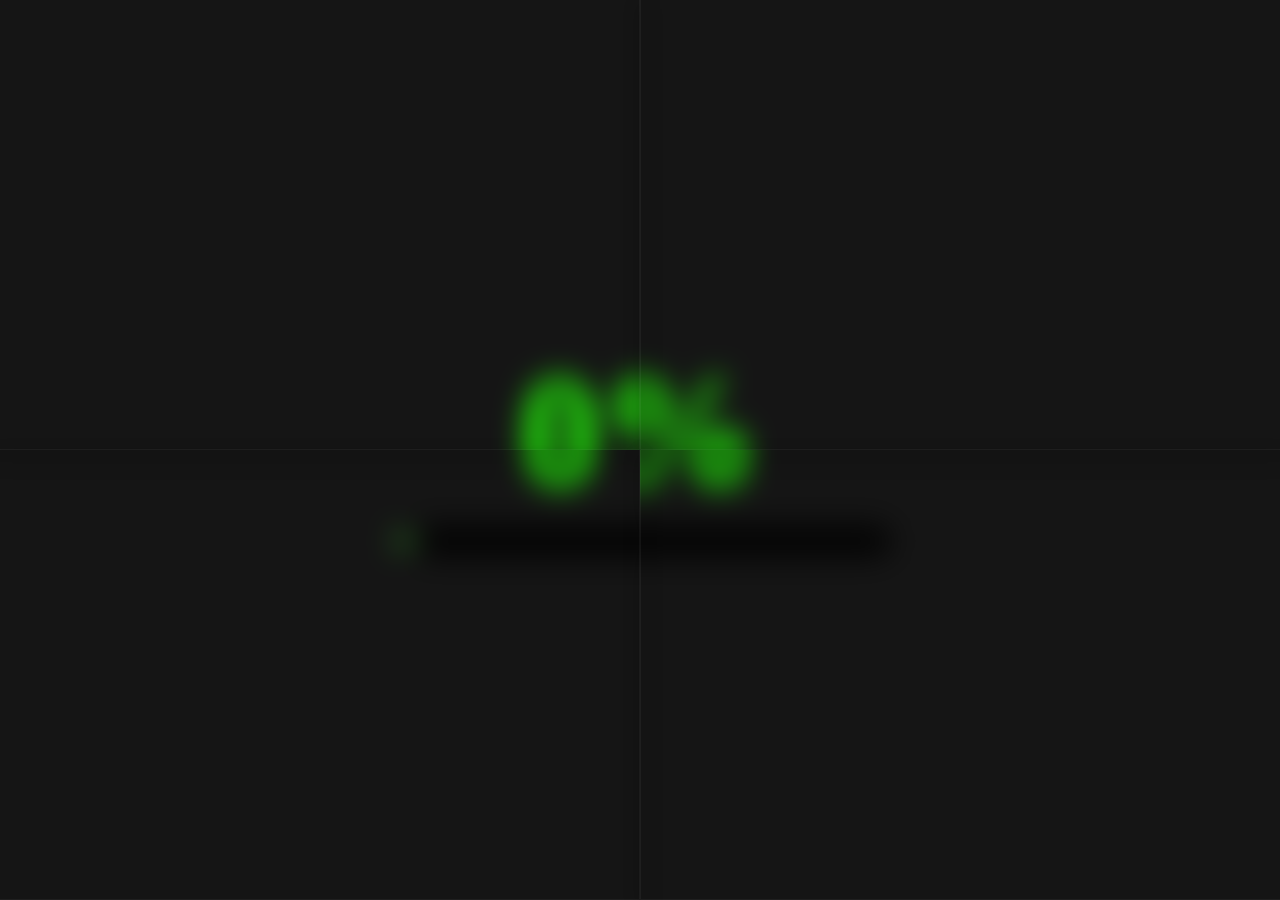
<file: hendler_transform_css_/index.html>
<!DOCTYPE html>
<html lang="ru">

<head>
    <meta charset="UTF-8">
    <meta http-equiv="X-UA-Compatible" content="IE=edge">
    <meta name="viewport" content="width=device-width, initial-scale=1.0">

    <link rel="stylesheet" href="index.css">
    <title>Hendler Change CSS</title>
    <script src="index.js" defer></script>
</head>

<body>
    <section>
        <div class="">
            <h2 id="rangeValue">0</h2>
            <div id="fillRangeTopLeft"></div>
            <div id="fillRangeTopRight"></div>
            <div id="fillRangeBottomLeft"></div>
            <div id="fillRangeBottomRight"></div>
            <input type="range" class="range" value="0" min="0" max="100" onmousemove="rangeSlider(value)"
                onchange="rangeSlider(value)">
        </div>

    </section>
</body>

</html>
</file>
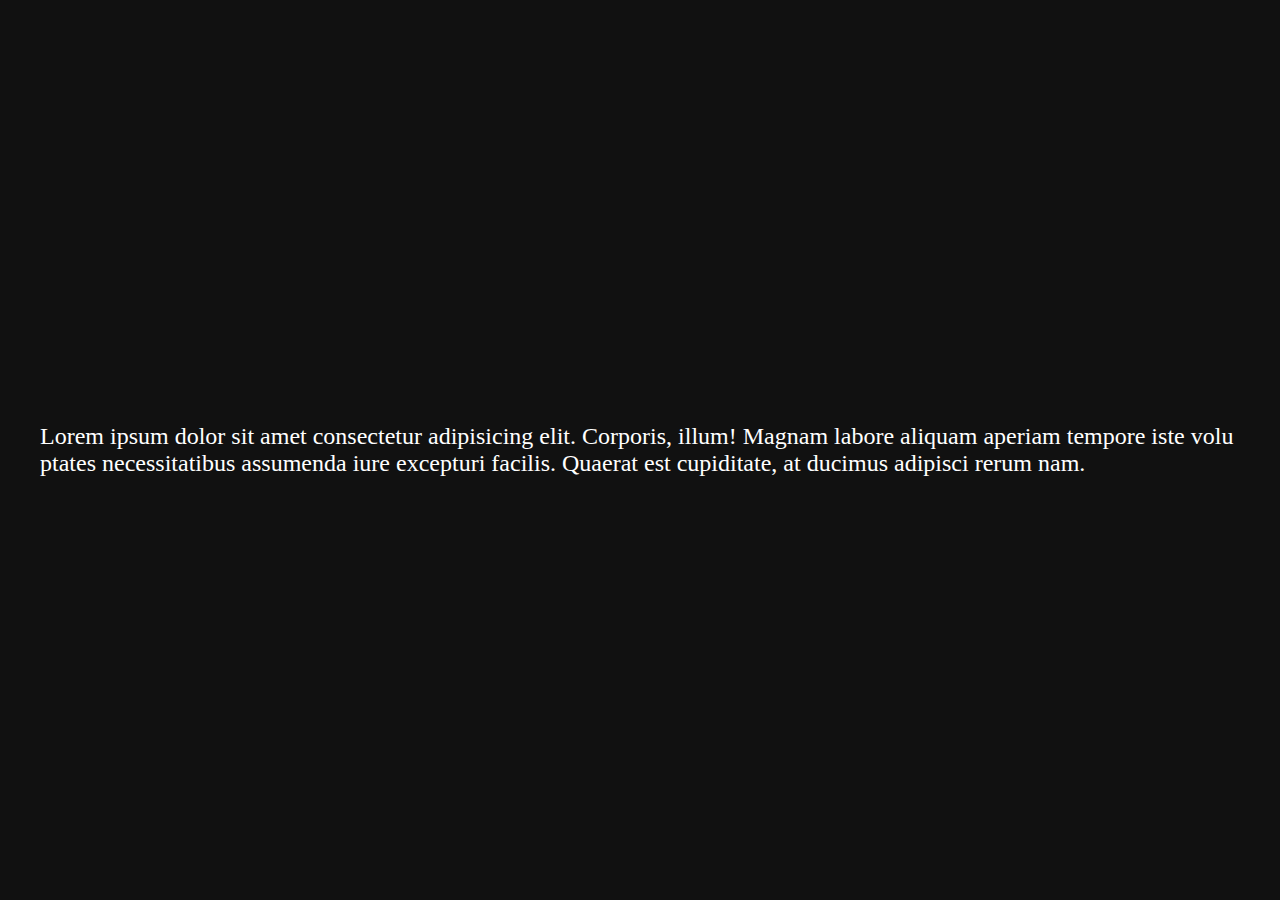
<file: smoke_text_js/index.html>
<!DOCTYPE html>
<html lang="ru">

<head>
    <meta charset="UTF-8">
    <meta http-equiv="X-UA-Compatible" content="IE=edge">
    <meta name="viewport" content="width=device-width, initial-scale=1.0">

    <link rel="stylesheet" href="index.css">
    <title>Smoke Text| js</title>

    <script src="index.js" defer></script>
</head>

<body>
    <section>
        <p class="text">
            Lorem ipsum dolor sit amet consectetur adipisicing elit. Corporis, illum! Magnam labore aliquam aperiam
            tempore
            iste voluptates necessitatibus assumenda iure excepturi facilis. Quaerat est cupiditate, at ducimus adipisci
            rerum nam.
        </p>
    </section>

</body>

</html>
</file>
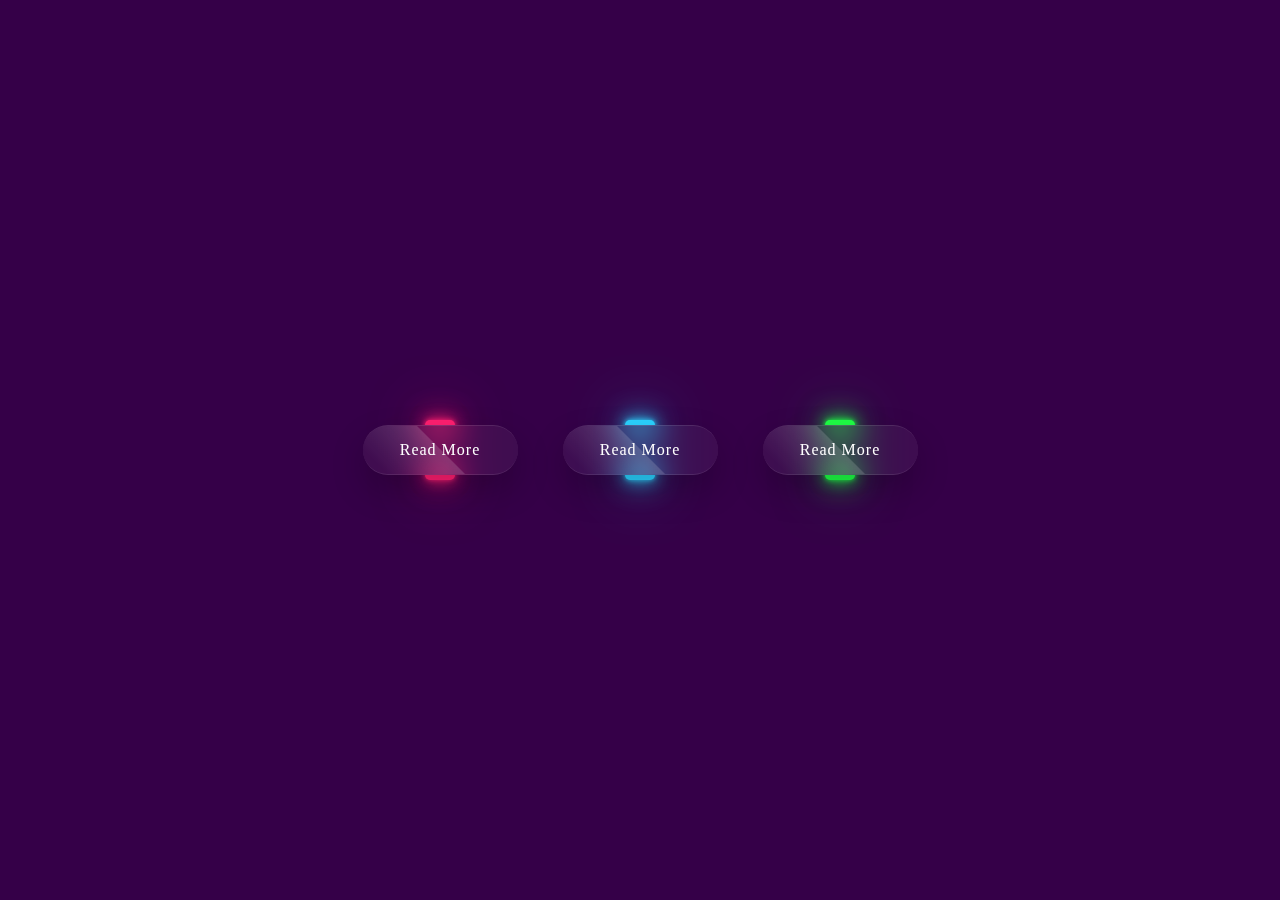
<file: btn/btn_glasses/index.html>
<!DOCTYPE html>
<html lang="ru">

<head>
    <meta charset="UTF-8">
    <meta http-equiv="X-UA-Compatible" content="IE=edge">
    <meta name="viewport" content="width=device-width, initial-scale=1.0">

    <link rel="stylesheet" href="index.css">
    <title>GlassBTN</title>
</head>

<body>
    <div class="conteiner">
        <div class="btn"><a href="#">Read More</a></div>
        <div class="btn"><a href="#">Read More</a></div>
        <div class="btn"><a href="#">Read More</a></div>
    </div>

</body>

</html>
</file>
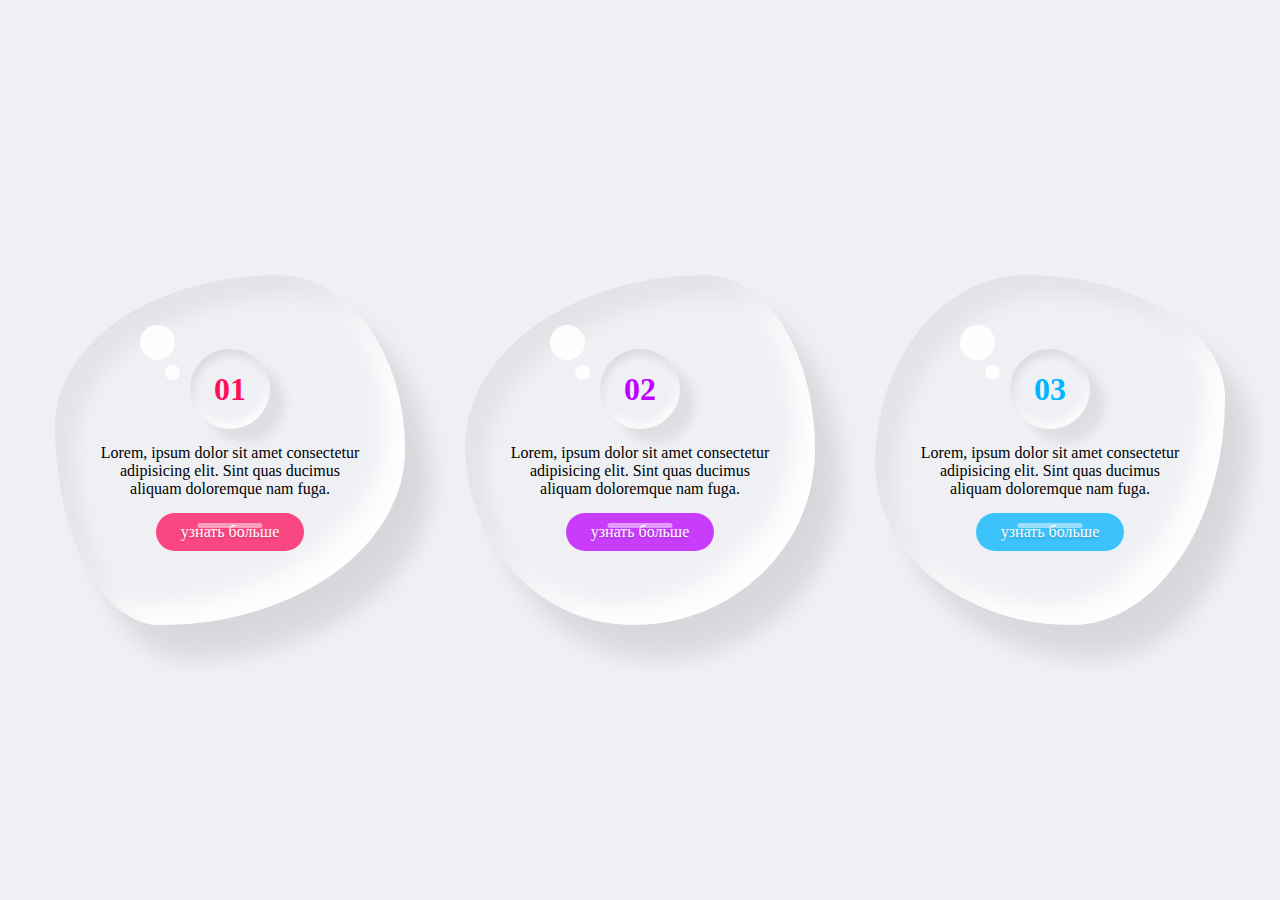
<file: card/card_bumble/item.html>
<!DOCTYPE html>
<html lang="ru">

<head>
    <meta charset="UTF-8">
    <meta http-equiv="X-UA-Compatible" content="IE=edge">
    <meta name="viewport" content="width=device-width, initial-scale=1.0">
    <link rel="stylesheet" href="item.css">
    <title>Document</title>
</head>

<body>
    <div class="conteiner">
        <div class="drop" style="--clr: #ff0f5b">
            <div class="content">
                <h2>01</h2>
                <p>Lorem, ipsum dolor sit amet consectetur adipisicing elit. Sint quas ducimus aliquam doloremque nam
                    fuga.</p>
                <a href="#">узнать больше</a>
            </div>
        </div>
        <div class="drop" style="--clr:#be01fe">
            <div class="content">
                <h2>02</h2>
                <p>Lorem, ipsum dolor sit amet consectetur adipisicing elit. Sint quas ducimus aliquam doloremque nam
                    fuga.</p>
                <a href="#">узнать больше</a>
            </div>
        </div>
        <div class="drop" style="--clr:#01b4ff">
            <div class="content">
                <h2>03</h2>
                <p>Lorem, ipsum dolor sit amet consectetur adipisicing elit. Sint quas ducimus aliquam doloremque nam
                    fuga.</p>
                <a href="#">узнать больше</a>
            </div>
        </div>
    </div>
</body>

</html>
</file>
<file: hendler_transform_css_/index.css>
* {
    margin: 0;
    padding: 0;
}

section {
    display: flex;
    justify-content: center;
    align-items: center;
    min-height: 100vh;
    box-sizing: border-box;
    background: #151515;
}

div {
    position: relative;
}

#rangeValue {
    position: relative;
    box-sizing: border-box;
    display: block;
    font-size: 10em;
    color: #22ff08;
    font-weight: 800;
    z-index: 1;
    text-align: center;
}

#rangeValue::after {
    content: '%';
}

.range {
    position: relative;
    width: 500px;
    height: 30px;
    background: rgba(0, 0, 0, .8);
    appearance: none;
    outline: none;
    border-radius: 30px;
    border: 2px solid #000;
    box-shadow: 0 0 0 2px #151515, inset 0 0 5px #151515;
    z-index: 1;
    overflow: hidden;
}

.range::-webkit-slider-thumb {
    appearance: none;
    width: 30px;
    height: 30px;
    background: #22ff08;
    cursor: pointer;
    border: 10px solid #222;
    border-radius: 50%;
    box-shadow: -415px 0 0 400px #22ff08;
}

#fillRangeTopLeft {
    position: fixed;
    left: 0;
    top: 0;
    width: 50%;
    height: 50%;
    z-index: 2;
    box-shadow: 0 5px 15px rgba(0, 0, 0, .25);
    border-right: 1px solid rgba(255, 255, 255, .05);
    border-bottom: 1px solid rgba(255, 255, 255, .05);
    pointer-events: none;
    box-sizing: border-box;
    backdrop-filter: blur(15px);
}

#fillRangeTopRight {
    position: fixed;
    right: 0;
    top: 0;
    width: 50%;
    height: 50%;
    z-index: 2;
    box-shadow: 0 5px 15px rgba(0, 0, 0, .25);
    border-left: 1px solid rgba(255, 255, 255, .05);
    border-bottom: 1px solid rgba(255, 255, 255, .05);
    pointer-events: none;
    box-sizing: border-box;
    backdrop-filter: blur(15px);
}

#fillRangeBottomLeft {
    position: fixed;
    left: 0;
    bottom: 0;
    width: 50%;
    height: 50%;
    z-index: 2;
    box-shadow: 0 5px 15px rgba(0, 0, 0, .25);
    border-right: 1px solid rgba(255, 255, 255, .05);
    border-bottom: 1px solid rgba(255, 255, 255, .05);
    pointer-events: none;
    box-sizing: border-box;
    backdrop-filter: blur(15px);
}

#fillRangeBottomRight {
    position: fixed;
    right: 0;
    bottom: 0;
    width: 50%;
    height: 50%;
    z-index: 2;
    box-shadow: 0 5px 15px rgba(0, 0, 0, .25);
    border-left: 1px solid rgba(255, 255, 255, .05);
    border-bottom: 1px solid rgba(255, 255, 255, .05);
    pointer-events: none;
    box-sizing: border-box;
    backdrop-filter: blur(15px);
}
</file>
<file: smoke_text_js/index.css>
* {
    margin: 0;
    padding: 0;
    box-sizing: border-box;
}

section {
    position: relative;
    display: flex;
    align-items: center;
    justify-content: center;
    min-height: 100vh;
    background: #111;
    overflow: hidden;
}

section .text {
    position: relative;
    color: #fff;
    min-width: 800px;
    margin: 40px;
    user-select: none;
    font-size: 1.5em;
}

section .text span {
    display: inline-block;
    position: relative;
    cursor: pointer;
}

section .text span.active {
    transform-origin: bottom;
    animation: smoke 2s linear forwards;
}

@keyframes smoke {
    0% {
        opacity: 1;
        filter: blur(0);
        transform: translateX(0) translateY(0) rotate(0deg) scale(0);
    }

    50% {
        opacity: 1;
        pointer-events: none;

    }

    100% {
        opacity: 0;
        filter: blur(20px);
        transform: translateX(300px) translateY(-300px) rotate(720deg) scale(4);
    }
}
</file>
<file: btn/btn_glasses/index.css>
* {
    margin: 0;
    padding: 0;
    box-sizing: border-box;
}

body {
    position: relative;
    display: flex;
    align-items: center;
    justify-content: center;
    min-height: 100vh;
    background: #350048;
}

.conteiner {
    width: 600px;
    display: flex;
    flex-wrap: wrap;
    justify-content: space-around;
}

.conteiner .btn {
    position: relative;
    width: 155px;
    height: 50px;
    margin: 20px;
}

.conteiner .btn a {
    position: absolute;
    top: 0;
    left: 0;
    width: 100%;
    height: 100%;
    display: flex;
    justify-content: center;
    align-items: center;
    background: rgba(255, 255, 255, 0.05);
    box-shadow: 0 15px 35px rgba(0, 0, 0, .2);
    border-top: 1px solid rgba(255, 255, 255, 0.1);
    border-bottom: 1px solid rgba(255, 255, 255, 0.1);
    border-radius: 30px;
    color: #fff;
    z-index: 1;
    font-weight: 400;
    letter-spacing: 1px;
    text-decoration: none;
    overflow: hidden;
    transition: 0.5s;
    backdrop-filter: blur(15px);
}

.conteiner .btn:hover a {
    letter-spacing: 3px;
}

.conteiner .btn a::before {
    content: '';
    position: absolute;
    top: 0;
    left: 0;
    width: 50%;
    height: 100%;
    background: linear-gradient(to left, rgba(255, 255, 255, 0.15), transparent);
    transform: skewX(45deg) translateX(0);
    transition: .5s;
}

.conteiner .btn:hover a::before {
    transform: skewX(45deg) translateX(200%);
}

.conteiner .btn::before {
    content: '';
    position: absolute;
    left: 50%;
    transform: translateX(-50%);
    bottom: -5px;
    width: 30px;
    height: 10px;
    background: #f00;
    border-radius: 10px;
    transition: .5s;
    transition-delay: 0s;
}

.conteiner .btn:hover::before {
    bottom: 0;
    height: 50%;
    width: 80%;
    border-radius: 30px;
    transition-delay: .3s;
}

.conteiner .btn::after {
    content: '';
    position: absolute;
    left: 50%;
    transform: translateX(-50%);
    top: -5px;
    width: 30px;
    height: 10px;
    background: #f00;
    border-radius: 10px;
    transition: .5s;
    transition-delay: 0s;
}

.conteiner .btn:hover::after {
    top: 0;
    height: 50%;
    width: 80%;
    border-radius: 30px;
    transition-delay: .3s;
}

.conteiner .btn:nth-child(1)::before,
.conteiner .btn:nth-child(1)::after {
    background: #ff1f71;
    box-shadow: 0 0 5px #ff1f71,
        0 0 15px #ff1f71,
        0 0 30px #ff1f71,
        0 0 60px #ff1f71;

}

.conteiner .btn:nth-child(2)::before,
.conteiner .btn:nth-child(2)::after {
    background: #2bd2ff;
    box-shadow: 0 0 5px #2bd2ff,
        0 0 15px #2bd2ff,
        0 0 30px #2bd2ff,
        0 0 60px #2bd2ff;

}

.conteiner .btn:nth-child(3)::before,
.conteiner .btn:nth-child(3)::after {
    background: #1eff45;
    box-shadow: 0 0 5px #1eff45,
        0 0 15px #1eff45,
        0 0 30px #1eff45,
        0 0 60px #1eff45;

}
</file>
<file: card/card_bumble/item.css>
* {
    margin: 0;
    padding: 0;
    box-sizing: border-box;
}

body {
    display: flex;
    align-items: center;
    justify-content: center;
    min-height: 100vh;
    background: #eff0f4;
}

.conteiner {
    position: relative;
    display: flex;
    align-items: center;
    justify-content: center;
    flex-wrap: wrap;
    gap: 40px 60px;
    padding: 50px 0;
}

.conteiner .drop {
    position: relative;
    width: 350px;
    height: 350px;
    box-shadow: inset 20px 20px 20px rgba(0, 0, 0, 0.05),
        25px 35px 20px rgba(0, 0, 0, 0.05),
        25px 30px 30px rgba(0, 0, 0, 0.05),
        inset -20px -20px 25px rgba(255, 255, 255, 0.9);
    transition: .05s ease-in-out;
    display: flex;
    align-items: center;
    justify-content: center;
}

.conteiner .drop:nth-child(1) {
    border-radius: 64% 36% 70% 30% / 43% 50% 50% 57%;
}

.conteiner .drop:nth-child(2) {
    border-radius: 69% 31% 52% 48% / 49% 50% 50% 51%;
}

.conteiner .drop:nth-child(3) {
    border-radius: 43% 57% 44% 56% / 54% 35% 65% 46%;
}

.conteiner .drop:hover {
    border-radius: 50%;
}

.conteiner .drop::before {
    content: '';
    position: absolute;
    width: 35px;
    height: 35px;
    background: #fff;
    border-radius: 50%;
    top: 50px;
    left: 85px;
    opacity: .9;
}

.conteiner .drop::after {
    content: '';
    position: absolute;
    width: 15px;
    height: 15px;
    background: #fff;
    border-radius: 50%;
    top: 90px;
    left: 110px;
    opacity: .9;
}

.conteiner .drop .content {
    position: relative;
    display: flex;
    justify-content: center;
    align-items: center;
    flex-direction: column;
    text-align: center;
    padding: 40px;
    gap: 15px;
}

.conteiner .drop .content h2 {
    position: relative;
    width: 80px;
    height: 80px;
    background: #eff0f4;
    border-radius: 50%;
    box-shadow: inset 2px 5px 10px rgba(0, 0, 0, 0.1),
        inset -2px -5px 10px rgba(255, 255, 255, 1),
        15px 15px 10px rgba(0, 0, 0, 0.05),
        15px 10px 15px rgba(0, 0, 0, 0.025);
    display: flex;
    align-items: center;
    justify-content: center;
    font-size: 2em;
    color: var(--clr);
}

.conteiner .drop .content a {
    position: relative;
    padding: 10px 25px;
    background: var(--clr);
    text-decoration: none;
    color: #fff;
    border-radius: 25px;
    font-weight: 500;
    text-shadow: 0 2px 2px rgba(0, 0, 0, 0.25);
    opacity: .75;
    transition: 0.5s;
}

.conteiner .drop .content a:hover {
    opacity: 1;
}

.conteiner .drop .content a::before {
    content: '';
    position: absolute;
    left: 50%;
    transform: translateX(-50%);
    width: 65px;
    height: 5px;
    border-radius: 5px;
    background: rgba(255, 255, 255, .5);
}
</file>
